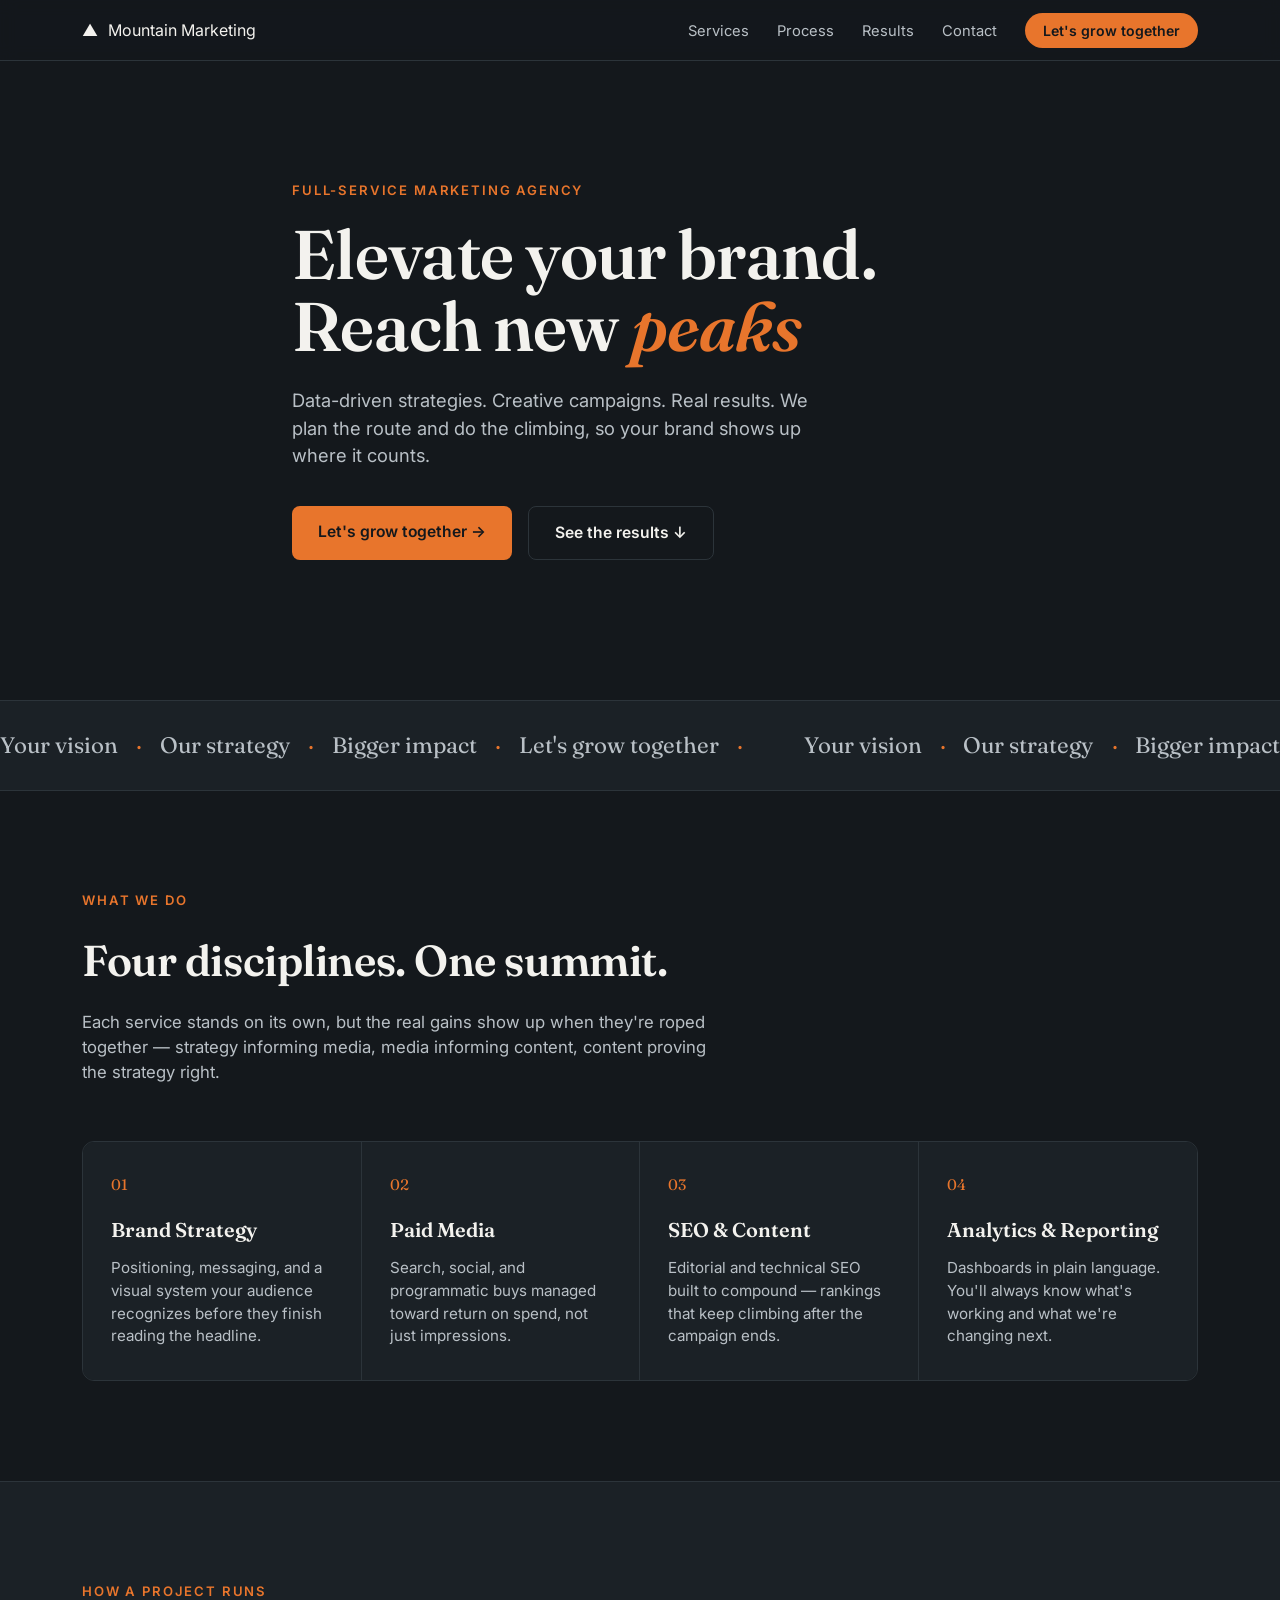
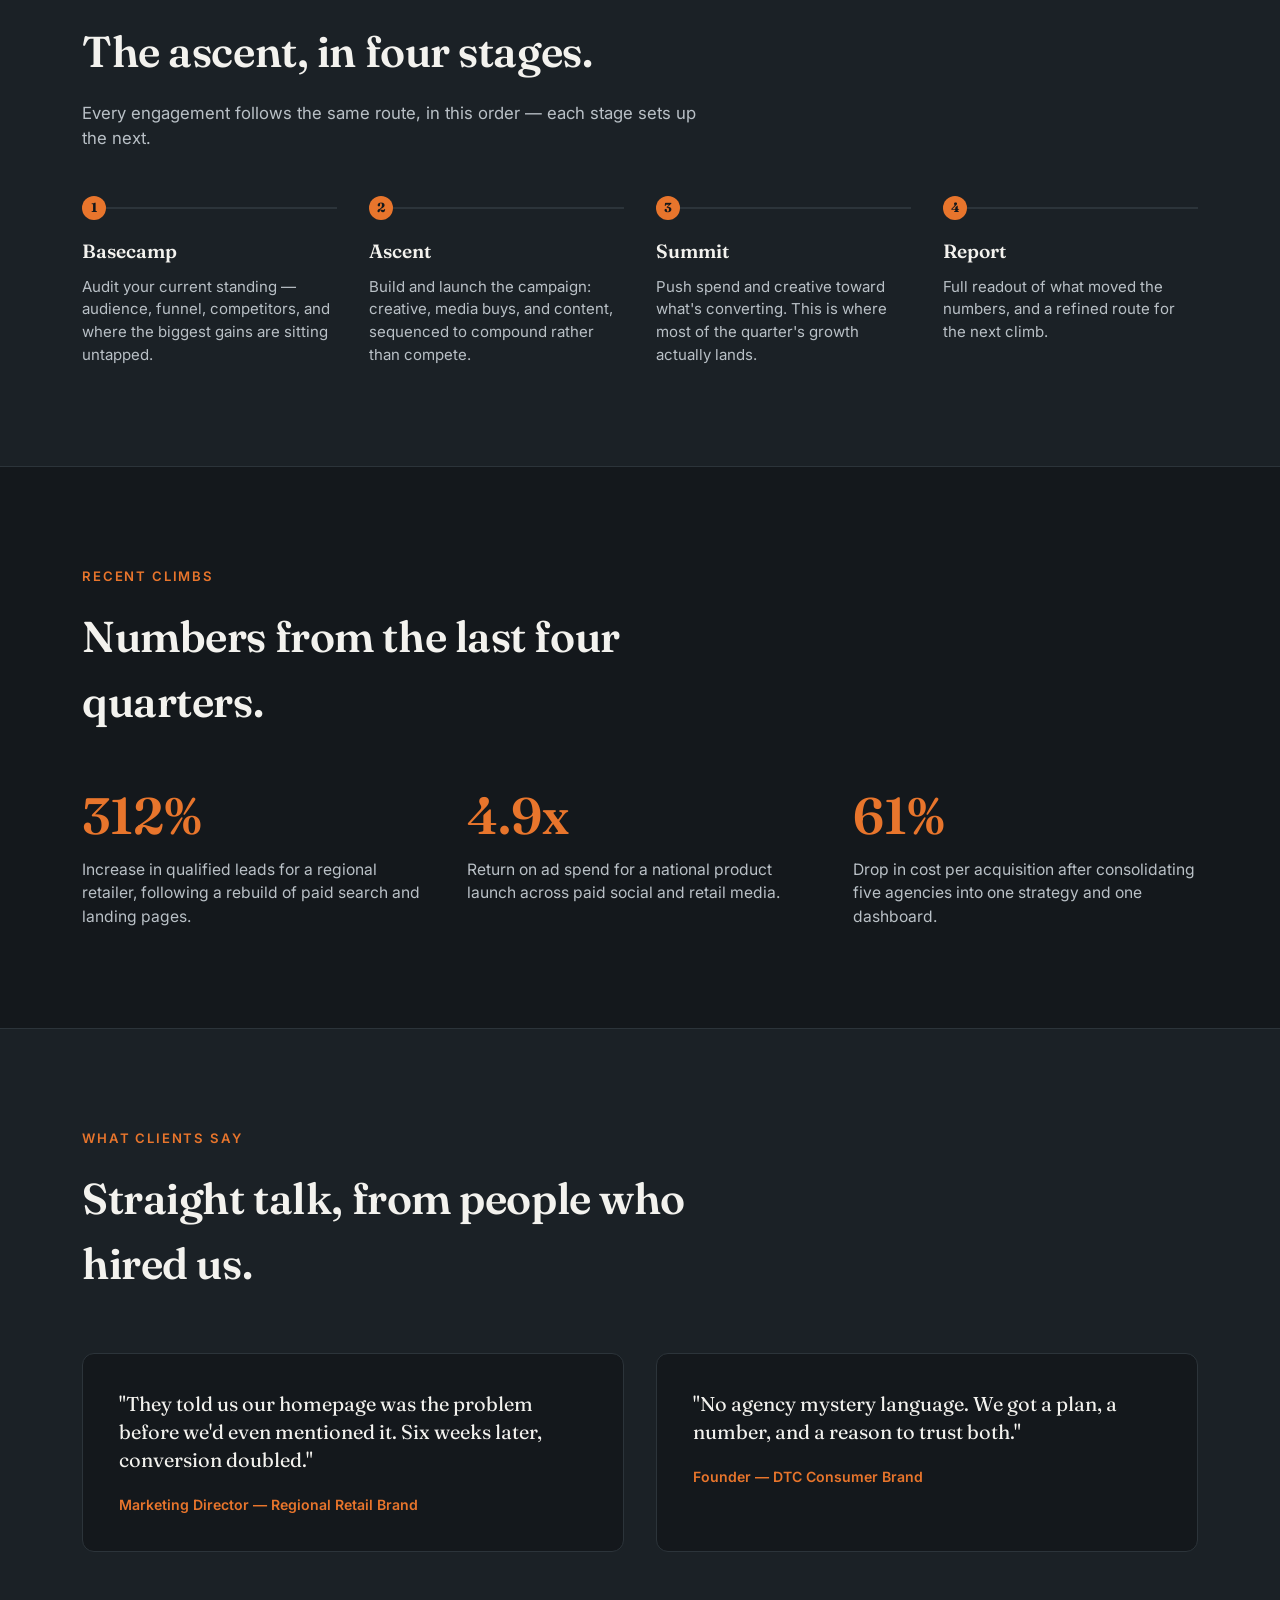
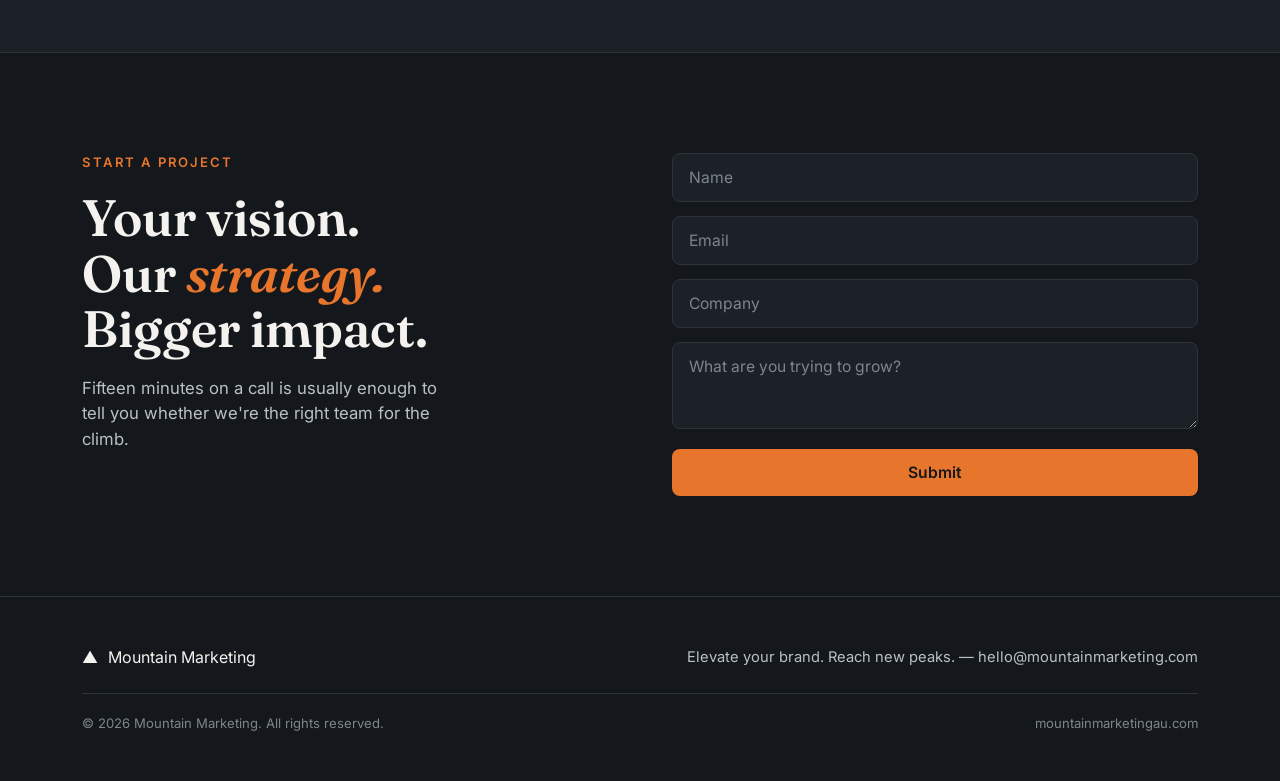
<file: index (1).html>
<!DOCTYPE html>
<html lang="en">
<head>
<meta charset="UTF-8">
<meta name="viewport" content="width=device-width, initial-scale=1.0">
<title>Mountain Marketing — Elevate your brand. Reach new peaks.</title>
<meta name="description" content="Full-service marketing agency. Data-driven strategies, creative campaigns, and real results for brands ready to grow.">
<link rel="preconnect" href="https://fonts.googleapis.com">
<link rel="preconnect" href="https://fonts.gstatic.com" crossorigin>
<link href="https://fonts.googleapis.com/css2?family=Fraunces:ital,wght@0,500;0,600;0,700;1,500;1,600&family=Inter:wght@400;500;600;700&display=swap" rel="stylesheet">
<link rel="stylesheet" href="styles.css">
</head>
<body>

<nav class="mm-nav">
  <div class="mm-nav-inner">
    <a href="#" class="mm-logo"><span class="mm-logo-mark">▲</span> Mountain Marketing</a>
    <ul class="mm-nav-links">
      <li><a class="mm-nav-link" href="#mm-services">Services</a></li>
      <li><a class="mm-nav-link" href="#mm-process">Process</a></li>
      <li><a class="mm-nav-link" href="#mm-results">Results</a></li>
      <li><a class="mm-nav-link" href="#mm-contact">Contact</a></li>
      <li><a class="mm-nav-cta" href="#mm-contact">Let's grow together</a></li>
    </ul>
  </div>
</nav>

<header class="mm-hero">
  <div class="mm-wrap mm-hero-inner">
    <p class="mm-eyebrow">Full-service marketing agency</p>
    <h1 class="mm-h1">Elevate your brand.<br>Reach new <span class="mm-peak-accent">peaks</span></h1>
    <p class="mm-lede">Data-driven strategies. Creative campaigns. Real results. We plan the route and do the climbing, so your brand shows up where it counts.</p>
    <div class="mm-hero-actions">
      <a class="mm-btn-primary" href="#mm-contact">Let's grow together →</a>
      <a class="mm-btn-secondary" href="#mm-results">See the results ↓</a>
    </div>
  </div>
</header>

<div class="mm-statement">
  <div class="mm-statement-track" aria-hidden="true">
    <p class="mm-statement-text">Your vision <span class="mm-statement-accent">·</span> Our strategy <span class="mm-statement-accent">·</span> Bigger impact <span class="mm-statement-accent">·</span> Let's grow together <span class="mm-statement-accent">·</span></p>
    <p class="mm-statement-text">Your vision <span class="mm-statement-accent">·</span> Our strategy <span class="mm-statement-accent">·</span> Bigger impact <span class="mm-statement-accent">·</span> Let's grow together <span class="mm-statement-accent">·</span></p>
  </div>
</div>

<section id="mm-services">
  <div class="mm-wrap">
    <div class="mm-section-head">
      <p class="mm-eyebrow">What we do</p>
      <h2 class="mm-h2">Four disciplines. One summit.</h2>
      <p class="mm-section-p">Each service stands on its own, but the real gains show up when they're roped together — strategy informing media, media informing content, content proving the strategy right.</p>
    </div>
    <div class="mm-services-grid">
      <div class="mm-service-card">
        <div class="mm-service-index">01</div>
        <h3 class="mm-service-h3">Brand Strategy</h3>
        <p class="mm-service-p">Positioning, messaging, and a visual system your audience recognizes before they finish reading the headline.</p>
      </div>
      <div class="mm-service-card">
        <div class="mm-service-index">02</div>
        <h3 class="mm-service-h3">Paid Media</h3>
        <p class="mm-service-p">Search, social, and programmatic buys managed toward return on spend, not just impressions.</p>
      </div>
      <div class="mm-service-card">
        <div class="mm-service-index">03</div>
        <h3 class="mm-service-h3">SEO &amp; Content</h3>
        <p class="mm-service-p">Editorial and technical SEO built to compound — rankings that keep climbing after the campaign ends.</p>
      </div>
      <div class="mm-service-card">
        <div class="mm-service-index">04</div>
        <h3 class="mm-service-h3">Analytics &amp; Reporting</h3>
        <p class="mm-service-p">Dashboards in plain language. You'll always know what's working and what we're changing next.</p>
      </div>
    </div>
  </div>
</section>

<section id="mm-process" class="mm-process">
  <div class="mm-wrap">
    <div class="mm-section-head">
      <p class="mm-eyebrow">How a project runs</p>
      <h2 class="mm-h2">The ascent, in four stages.</h2>
      <p class="mm-section-p">Every engagement follows the same route, in this order — each stage sets up the next.</p>
    </div>
    <div class="mm-stage-list">
      <div class="mm-stage">
        <div class="mm-stage-dot">1</div>
        <h3 class="mm-stage-h3">Basecamp</h3>
        <p class="mm-stage-p">Audit your current standing — audience, funnel, competitors, and where the biggest gains are sitting untapped.</p>
      </div>
      <div class="mm-stage">
        <div class="mm-stage-dot">2</div>
        <h3 class="mm-stage-h3">Ascent</h3>
        <p class="mm-stage-p">Build and launch the campaign: creative, media buys, and content, sequenced to compound rather than compete.</p>
      </div>
      <div class="mm-stage">
        <div class="mm-stage-dot">3</div>
        <h3 class="mm-stage-h3">Summit</h3>
        <p class="mm-stage-p">Push spend and creative toward what's converting. This is where most of the quarter's growth actually lands.</p>
      </div>
      <div class="mm-stage">
        <div class="mm-stage-dot">4</div>
        <h3 class="mm-stage-h3">Report</h3>
        <p class="mm-stage-p">Full readout of what moved the numbers, and a refined route for the next climb.</p>
      </div>
    </div>
  </div>
</section>

<section id="mm-results">
  <div class="mm-wrap">
    <div class="mm-section-head">
      <p class="mm-eyebrow">Recent climbs</p>
      <h2 class="mm-h2">Numbers from the last four quarters.</h2>
    </div>
    <div class="mm-results-grid">
      <div>
        <div class="mm-stat">312%</div>
        <p class="mm-result-p">Increase in qualified leads for a regional retailer, following a rebuild of paid search and landing pages.</p>
      </div>
      <div>
        <div class="mm-stat">4.9x</div>
        <p class="mm-result-p">Return on ad spend for a national product launch across paid social and retail media.</p>
      </div>
      <div>
        <div class="mm-stat">61%</div>
        <p class="mm-result-p">Drop in cost per acquisition after consolidating five agencies into one strategy and one dashboard.</p>
      </div>
    </div>
  </div>
</section>

<section class="mm-quotes">
  <div class="mm-wrap">
    <div class="mm-section-head">
      <p class="mm-eyebrow">What clients say</p>
      <h2 class="mm-h2">Straight talk, from people who hired us.</h2>
    </div>
    <div class="mm-quotes-grid">
      <div class="mm-quote-card">
        <p class="mm-quote-p">"They told us our homepage was the problem before we'd even mentioned it. Six weeks later, conversion doubled."</p>
        <div class="mm-quote-attr">Marketing Director — Regional Retail Brand</div>
      </div>
      <div class="mm-quote-card">
        <p class="mm-quote-p">"No agency mystery language. We got a plan, a number, and a reason to trust both."</p>
        <div class="mm-quote-attr">Founder — DTC Consumer Brand</div>
      </div>
    </div>
  </div>
</section>

<section id="mm-contact">
  <div class="mm-wrap mm-cta">
    <div>
      <p class="mm-eyebrow">Start a project</p>
      <h2 class="mm-cta-h2">Your vision.<br>Our <span class="mm-orange">strategy.</span><br>Bigger impact.</h2>
      <p class="mm-cta-p">Fifteen minutes on a call is usually enough to tell you whether we're the right team for the climb.</p>
    </div>
    <form class="mm-form" id="mm-contact-form">
      <input type="text" name="name" placeholder="Name" required>
      <input type="email" name="email" placeholder="Email" required>
      <input type="text" name="company" placeholder="Company">
      <textarea name="message" placeholder="What are you trying to grow?" rows="3"></textarea>
      <button type="submit" class="mm-btn-primary">Submit</button>
      <p class="mm-form-msg mm-form-success" id="mm-form-success">Thank you! Your submission has been received!</p>
      <p class="mm-form-msg mm-form-error" id="mm-form-error">Oops! Something went wrong while submitting the form.</p>
    </form>
  </div>
</section>

<footer class="mm-footer">
  <div class="mm-wrap">
    <div class="mm-footer-top">
      <a href="#" class="mm-logo"><span class="mm-logo-mark">▲</span> Mountain Marketing</a>
      <p class="mm-foot-tag">Elevate your brand. Reach new peaks. — hello@mountainmarketing.com</p>
    </div>
    <div class="mm-foot-bottom">
      <span>© 2026 Mountain Marketing. All rights reserved.</span>
      <span>mountainmarketingau.com</span>
    </div>
  </div>
</footer>

<script src="script.js"></script>
</body>
</html>
</file>
<file: styles.css>
/* ============================================
   Mountain Marketing — styles.css
   Palette: charcoal/slate base, warm orange accent (summit-at-dusk)
   ============================================ */

:root {
  --mm-bg: #14181c;
  --mm-bg-alt: #1b2126;
  --mm-ink: #f3f2ee;
  --mm-ink-dim: #b9c0c6;
  --mm-line: #2c343a;
  --mm-orange: #e8752c;
  --mm-orange-dim: #c25f1f;
  --mm-max-width: 1180px;

  --mm-font-display: "Fraunces", Georgia, "Times New Roman", serif;
  --mm-font-body: "Inter", -apple-system, BlinkMacSystemFont, "Segoe UI", sans-serif;
}

* {
  box-sizing: border-box;
}

html {
  scroll-behavior: smooth;
}

@media (prefers-reduced-motion: reduce) {
  html {
    scroll-behavior: auto;
  }
  * {
    animation-duration: 0.001ms !important;
    animation-iteration-count: 1 !important;
    transition-duration: 0.001ms !important;
  }
}

body {
  margin: 0;
  background: var(--mm-bg);
  color: var(--mm-ink);
  font-family: var(--mm-font-body);
  line-height: 1.5;
  -webkit-font-smoothing: antialiased;
}

.mm-wrap {
  max-width: var(--mm-max-width);
  margin: 0 auto;
  padding: 0 32px;
}

a {
  color: inherit;
}

img {
  max-width: 100%;
  display: block;
}

/* ---------- Nav ---------- */

.mm-nav {
  position: sticky;
  top: 0;
  z-index: 50;
  background: rgba(20, 24, 28, 0.86);
  backdrop-filter: blur(8px);
  border-bottom: 1px solid var(--mm-line);
}

.mm-nav-inner {
  display: flex;
  align-items: center;
  justify-content: space-between;
  padding: 18px 32px;
  max-width: var(--mm-max-width);
  margin: 0 auto;
}

.mm-logo {
  text-decoration: none;
  color: var(--mm-ink);
  display: flex;
  align-items: center;
  gap: 10px;
}

.mm-logo-icon {
  width: 26px;
  height: 23px;
  flex-shrink: 0;
}

.mm-logo-icon path:first-child {
  fill: var(--mm-ink);
}

.mm-logo-word {
  font-family: var(--mm-font-body);
  font-size: 1rem;
  font-weight: 700;
  text-transform: uppercase;
  letter-spacing: 0.04em;
  color: var(--mm-ink);
}

.mm-logo-word-light {
  font-weight: 500;
  color: var(--mm-ink-dim);
}

.mm-nav-links {
  display: flex;
  align-items: center;
  gap: 28px;
  list-style: none;
  margin: 0;
  padding: 0;
}

.mm-nav-link {
  text-decoration: none;
  color: var(--mm-ink-dim);
  font-size: 0.92rem;
  transition: color 0.15s ease;
}

.mm-nav-link:hover,
.mm-nav-link:focus-visible {
  color: var(--mm-ink);
}

.mm-nav-cta {
  text-decoration: none;
  background: var(--mm-orange);
  color: #14181c;
  font-weight: 600;
  font-size: 0.88rem;
  padding: 9px 18px;
  border-radius: 999px;
  transition: background 0.15s ease;
}

.mm-nav-cta:hover,
.mm-nav-cta:focus-visible {
  background: #f38a45;
}

.mm-nav-toggle {
  display: none;
}

.mm-nav-dropdown {
  position: relative;
}

.mm-nav-dropdown-trigger {
  background: none;
  border: none;
  font-family: var(--mm-font-body);
  cursor: pointer;
  padding: 0;
  display: flex;
  align-items: center;
  gap: 5px;
}

.mm-nav-dropdown-trigger::after {
  content: "";
  width: 7px;
  height: 7px;
  border-right: 1.5px solid currentColor;
  border-bottom: 1.5px solid currentColor;
  transform: rotate(45deg) translateY(-2px);
  transition: transform 0.15s ease;
}

.mm-nav-dropdown-menu {
  position: absolute;
  top: calc(100% + 16px);
  left: 50%;
  transform: translateX(-50%) translateY(6px);
  list-style: none;
  margin: 0;
  padding: 10px;
  min-width: 260px;
  background: var(--mm-bg-alt);
  border: 1px solid var(--mm-line);
  border-radius: 10px;
  box-shadow: 0 16px 32px rgba(0, 0, 0, 0.35);
  opacity: 0;
  visibility: hidden;
  pointer-events: none;
  transition: opacity 0.15s ease, transform 0.15s ease, visibility 0.15s;
  z-index: 60;
}

.mm-nav-dropdown:hover .mm-nav-dropdown-menu,
.mm-nav-dropdown:focus-within .mm-nav-dropdown-menu,
.mm-nav-dropdown.mm-open .mm-nav-dropdown-menu {
  opacity: 1;
  visibility: visible;
  pointer-events: auto;
  transform: translateX(-50%) translateY(0);
}

.mm-nav-dropdown:hover .mm-nav-dropdown-trigger::after,
.mm-nav-dropdown:focus-within .mm-nav-dropdown-trigger::after,
.mm-nav-dropdown.mm-open .mm-nav-dropdown-trigger::after {
  transform: rotate(225deg) translateY(1px);
}

.mm-nav-dropdown-menu li {
  margin: 0;
}

.mm-nav-dropdown-menu a {
  display: block;
  text-decoration: none;
  color: var(--mm-ink-dim);
  font-size: 0.9rem;
  padding: 9px 12px;
  border-radius: 6px;
  transition: background 0.12s ease, color 0.12s ease;
  white-space: nowrap;
}

.mm-nav-dropdown-menu a:hover,
.mm-nav-dropdown-menu a:focus-visible {
  background: rgba(232, 117, 44, 0.12);
  color: var(--mm-ink);
}

.mm-nav-dropdown-divider {
  border-top: 1px solid var(--mm-line);
  margin-top: 6px;
  padding-top: 6px;
}

.mm-nav-dropdown-divider a {
  color: var(--mm-orange);
  font-weight: 600;
}

/* ---------- Hero ---------- */

.mm-hero {
  position: relative;
  padding: 120px 0 140px;
  overflow: hidden;
  border-bottom: 1px solid var(--mm-line);
}

.mm-hero-bg-video {
  position: absolute;
  top: 50%;
  left: 50%;
  min-width: 100%;
  min-height: 100%;
  width: auto;
  height: auto;
  transform: translate(-50%, -50%);
  object-fit: cover;
  z-index: 0;
  filter: brightness(0.4) contrast(1.15) saturate(1.15);
}

.mm-hero-bg-scrim {
  position: absolute;
  inset: 0;
  z-index: 0;
  background: linear-gradient(180deg, rgba(20, 24, 28, 0.15) 0%, rgba(20, 24, 28, 0.55) 55%, var(--mm-bg) 100%);
}

@media (prefers-reduced-motion: reduce) {
  .mm-hero-bg-video {
    display: none;
  }
}

.mm-hero-peaks {
  position: absolute;
  inset: auto 0 0 0;
  height: 220px;
  pointer-events: none;
  opacity: 0.5;
}

.mm-hero-inner {
  position: relative;
  z-index: 1;
  max-width: 760px;
}

.mm-eyebrow {
  font-size: 0.82rem;
  text-transform: uppercase;
  letter-spacing: 0.14em;
  color: var(--mm-orange);
  font-weight: 600;
  margin: 0 0 18px;
}

.mm-h1 {
  font-family: var(--mm-font-display);
  font-size: clamp(2.6rem, 5.4vw, 4.3rem);
  line-height: 1.05;
  font-weight: 600;
  margin: 0 0 24px;
  letter-spacing: -0.01em;
}

.mm-peak-accent {
  color: var(--mm-orange);
  font-style: italic;
}

.mm-lede {
  font-size: 1.15rem;
  color: var(--mm-ink-dim);
  max-width: 540px;
  margin: 0 0 36px;
}

.mm-hero-actions {
  display: flex;
  gap: 16px;
  flex-wrap: wrap;
}

.mm-btn-primary,
.mm-btn-secondary {
  display: inline-block;
  text-decoration: none;
  font-weight: 600;
  font-size: 0.98rem;
  padding: 14px 26px;
  border-radius: 8px;
  transition: transform 0.15s ease, background 0.15s ease, border-color 0.15s ease;
}

.mm-btn-primary {
  background: var(--mm-orange);
  color: #14181c;
}

.mm-btn-primary:hover,
.mm-btn-primary:focus-visible {
  background: #f38a45;
  transform: translateY(-1px);
}

.mm-btn-secondary {
  background: transparent;
  color: var(--mm-ink);
  border: 1px solid var(--mm-line);
}

.mm-btn-secondary:hover,
.mm-btn-secondary:focus-visible {
  border-color: var(--mm-ink-dim);
}

/* ---------- Statement strip ---------- */

.mm-statement {
  border-bottom: 1px solid var(--mm-line);
  padding: 28px 0;
  overflow: hidden;
  background: var(--mm-bg-alt);
}

.mm-statement-track {
  display: flex;
  width: max-content;
  animation: mm-scroll 26s linear infinite;
}

@media (prefers-reduced-motion: reduce) {
  .mm-statement-track {
    animation: none;
  }
}

.mm-statement-text {
  font-family: var(--mm-font-display);
  font-size: 1.4rem;
  white-space: nowrap;
  margin: 0;
  padding-right: 3rem;
  color: var(--mm-ink-dim);
}

.mm-statement-accent {
  color: var(--mm-orange);
  padding: 0 0.6em;
}

@keyframes mm-scroll {
  from {
    transform: translateX(0);
  }
  to {
    transform: translateX(-50%);
  }
}

/* ---------- Section shared ---------- */

section {
  padding: 100px 0;
}

.mm-section-head {
  max-width: 640px;
  margin: 0 0 56px;
}

.mm-h2 {
  font-family: var(--mm-font-display);
  font-size: clamp(1.9rem, 3.4vw, 2.7rem);
  font-weight: 600;
  margin: 0 0 16px;
  letter-spacing: -0.01em;
}

.mm-section-p {
  color: var(--mm-ink-dim);
  font-size: 1.05rem;
  margin: 0;
}

/* ---------- Services ---------- */

.mm-services-grid {
  display: grid;
  grid-template-columns: repeat(4, 1fr);
  border: 1px solid var(--mm-line);
  border-radius: 12px;
  overflow: hidden;
}

.mm-service-card {
  padding: 32px 28px;
  border-right: 1px solid var(--mm-line);
  background: var(--mm-bg-alt);
  transition: background 0.2s ease;
}

.mm-service-card:last-child {
  border-right: none;
}

.mm-service-card:hover {
  background: #212a30;
}

.mm-service-index {
  font-family: var(--mm-font-display);
  color: var(--mm-orange);
  font-size: 0.95rem;
  margin-bottom: 18px;
}

.mm-service-h3 {
  font-family: var(--mm-font-display);
  font-size: 1.25rem;
  font-weight: 600;
  margin: 0 0 12px;
}

.mm-service-p {
  color: var(--mm-ink-dim);
  font-size: 0.95rem;
  margin: 0;
}

.mm-services-more {
  margin: 40px 0 0;
}

/* ---------- Full services page ---------- */

.mm-services-page-header {
  padding: 90px 0 60px;
  border-bottom: 1px solid var(--mm-line);
}

.mm-services-page-lede {
  color: var(--mm-ink-dim);
  font-size: 1.05rem;
  max-width: 560px;
  margin: 0;
}

.mm-service-category {
  padding: 56px 0;
  border-bottom: 1px solid var(--mm-line);
  scroll-margin-top: 90px;
}

.mm-service-category:last-child {
  border-bottom: none;
}

.mm-category-head {
  display: flex;
  align-items: baseline;
  gap: 16px;
  margin: 0 0 8px;
  flex-wrap: wrap;
}

.mm-category-index {
  font-family: var(--mm-font-display);
  color: var(--mm-orange);
  font-size: 1rem;
}

.mm-category-h2 {
  font-family: var(--mm-font-display);
  font-size: 1.6rem;
  font-weight: 600;
  margin: 0;
}

.mm-category-tagline {
  color: var(--mm-ink-dim);
  font-size: 0.98rem;
  margin: 0 0 32px;
}

.mm-subgroups {
  display: grid;
  grid-template-columns: repeat(2, 1fr);
  gap: 40px;
}

.mm-subgroup-h3 {
  font-family: var(--mm-font-display);
  font-size: 1.05rem;
  font-weight: 600;
  color: var(--mm-orange);
  margin: 0 0 16px;
  text-transform: uppercase;
  letter-spacing: 0.06em;
  font-style: normal;
}

.mm-service-list {
  list-style: none;
  margin: 0;
  padding: 0;
}

.mm-service-list li {
  padding: 12px 0;
  border-bottom: 1px solid var(--mm-line);
  font-size: 0.96rem;
  color: var(--mm-ink);
}

.mm-service-list li:last-child {
  border-bottom: none;
}

.mm-service-list li span {
  display: block;
  color: var(--mm-ink-dim);
  font-size: 0.85rem;
  margin-top: 3px;
}

.mm-packages-list {
  display: grid;
  gap: 16px;
}

.mm-package-card {
  background: var(--mm-bg-alt);
  border: 1px solid var(--mm-line);
  border-radius: 10px;
  padding: 20px 24px;
}

.mm-package-name {
  font-family: var(--mm-font-display);
  font-size: 1.1rem;
  font-weight: 600;
  margin: 0 0 6px;
}

.mm-package-incl {
  color: var(--mm-ink-dim);
  font-size: 0.94rem;
  margin: 0;
}

@media (max-width: 700px) {
  .mm-subgroups {
    grid-template-columns: 1fr;
    gap: 32px;
  }
}

.mm-process {
  background: var(--mm-bg-alt);
  border-top: 1px solid var(--mm-line);
  border-bottom: 1px solid var(--mm-line);
}

.mm-stage-list {
  display: grid;
  grid-template-columns: repeat(4, 1fr);
  gap: 32px;
}

.mm-stage {
  position: relative;
  padding-top: 28px;
  border-top: 2px solid var(--mm-line);
}

.mm-stage-dot {
  position: absolute;
  top: -13px;
  left: 0;
  width: 24px;
  height: 24px;
  border-radius: 50%;
  background: var(--mm-orange);
  color: #14181c;
  font-family: var(--mm-font-display);
  font-weight: 700;
  font-size: 0.82rem;
  display: flex;
  align-items: center;
  justify-content: center;
}

.mm-stage-h3 {
  font-family: var(--mm-font-display);
  font-size: 1.2rem;
  font-weight: 600;
  margin: 0 0 10px;
}

.mm-stage-p {
  color: var(--mm-ink-dim);
  font-size: 0.94rem;
  margin: 0;
}

/* ---------- Results ---------- */

.mm-results-grid {
  display: grid;
  grid-template-columns: repeat(3, 1fr);
  gap: 40px;
}

.mm-stat {
  font-family: var(--mm-font-display);
  font-size: 3.2rem;
  font-weight: 600;
  color: var(--mm-orange);
  line-height: 1;
  margin-bottom: 16px;
}

.mm-result-p {
  color: var(--mm-ink-dim);
  font-size: 0.98rem;
  margin: 0;
}

/* ---------- Testimonials ---------- */

.mm-quotes {
  background: var(--mm-bg-alt);
  border-top: 1px solid var(--mm-line);
  border-bottom: 1px solid var(--mm-line);
}

.mm-quotes-grid {
  display: grid;
  grid-template-columns: repeat(2, 1fr);
  gap: 32px;
}

.mm-quote-card {
  background: var(--mm-bg);
  border: 1px solid var(--mm-line);
  border-radius: 12px;
  padding: 36px;
}

.mm-quote-p {
  font-family: var(--mm-font-display);
  font-size: 1.25rem;
  line-height: 1.4;
  margin: 0 0 20px;
}

.mm-quote-attr {
  color: var(--mm-orange);
  font-size: 0.88rem;
  font-weight: 600;
}

/* ---------- CTA / Contact ---------- */

.mm-cta {
  display: grid;
  grid-template-columns: 1fr 1fr;
  gap: 64px;
  align-items: start;
}

.mm-cta-h2 {
  font-family: var(--mm-font-display);
  font-size: clamp(2.2rem, 4vw, 3.2rem);
  font-weight: 600;
  line-height: 1.08;
  margin: 0 0 20px;
}

.mm-orange {
  color: var(--mm-orange);
  font-style: italic;
}

.mm-cta-p {
  color: var(--mm-ink-dim);
  font-size: 1.05rem;
  max-width: 380px;
  margin: 0;
}

.mm-form {
  display: flex;
  flex-direction: column;
  gap: 14px;
}

.mm-form input,
.mm-form textarea {
  width: 100%;
  background: var(--mm-bg-alt);
  border: 1px solid var(--mm-line);
  border-radius: 8px;
  padding: 14px 16px;
  color: var(--mm-ink);
  font-family: var(--mm-font-body);
  font-size: 0.98rem;
  resize: vertical;
}

.mm-form input::placeholder,
.mm-form textarea::placeholder {
  color: #7d868d;
}

.mm-form input:focus-visible,
.mm-form textarea:focus-visible,
a:focus-visible,
button:focus-visible {
  outline: 2px solid var(--mm-orange);
  outline-offset: 2px;
}

.mm-form button {
  margin-top: 6px;
  border: none;
  cursor: pointer;
  font-family: var(--mm-font-body);
}

.mm-form-msg {
  font-size: 0.9rem;
  margin-top: 4px;
  display: none;
}

.mm-form-msg.mm-visible {
  display: block;
}

.mm-form-success {
  color: #7fd396;
}

.mm-form-error {
  color: #e8752c;
}

/* ---------- Footer ---------- */

.mm-footer {
  padding: 48px 0;
  border-top: 1px solid var(--mm-line);
}

.mm-footer-top {
  display: flex;
  justify-content: space-between;
  align-items: center;
  margin-bottom: 24px;
}

.mm-foot-tag {
  color: var(--mm-ink-dim);
  font-size: 0.92rem;
  margin: 0;
}

.mm-foot-bottom {
  display: flex;
  justify-content: space-between;
  font-size: 0.82rem;
  color: #7d868d;
  border-top: 1px solid var(--mm-line);
  padding-top: 20px;
}

/* ---------- Responsive ---------- */

@media (max-width: 900px) {
  .mm-services-grid {
    grid-template-columns: repeat(2, 1fr);
  }
  .mm-service-card:nth-child(2) {
    border-right: none;
  }
  .mm-stage-list {
    grid-template-columns: repeat(2, 1fr);
  }
  .mm-results-grid {
    grid-template-columns: 1fr;
    gap: 32px;
  }
  .mm-quotes-grid {
    grid-template-columns: 1fr;
  }
  .mm-cta {
    grid-template-columns: 1fr;
    gap: 40px;
  }
}

@media (max-width: 640px) {
  .mm-wrap {
    padding: 0 20px;
  }
  .mm-nav-inner {
    padding: 16px 20px;
  }
  .mm-nav-links {
    display: none;
  }
  .mm-hero {
    padding: 80px 0 90px;
  }
  section {
    padding: 70px 0;
  }
  .mm-services-grid {
    grid-template-columns: 1fr;
  }
  .mm-service-card {
    border-right: none;
    border-bottom: 1px solid var(--mm-line);
  }
  .mm-service-card:last-child {
    border-bottom: none;
  }
  .mm-stage-list {
    grid-template-columns: 1fr;
    gap: 40px;
  }
  .mm-footer-top {
    flex-direction: column;
    align-items: flex-start;
    gap: 16px;
  }
  .mm-foot-bottom {
    flex-direction: column;
    gap: 6px;
  }
}
</file>
